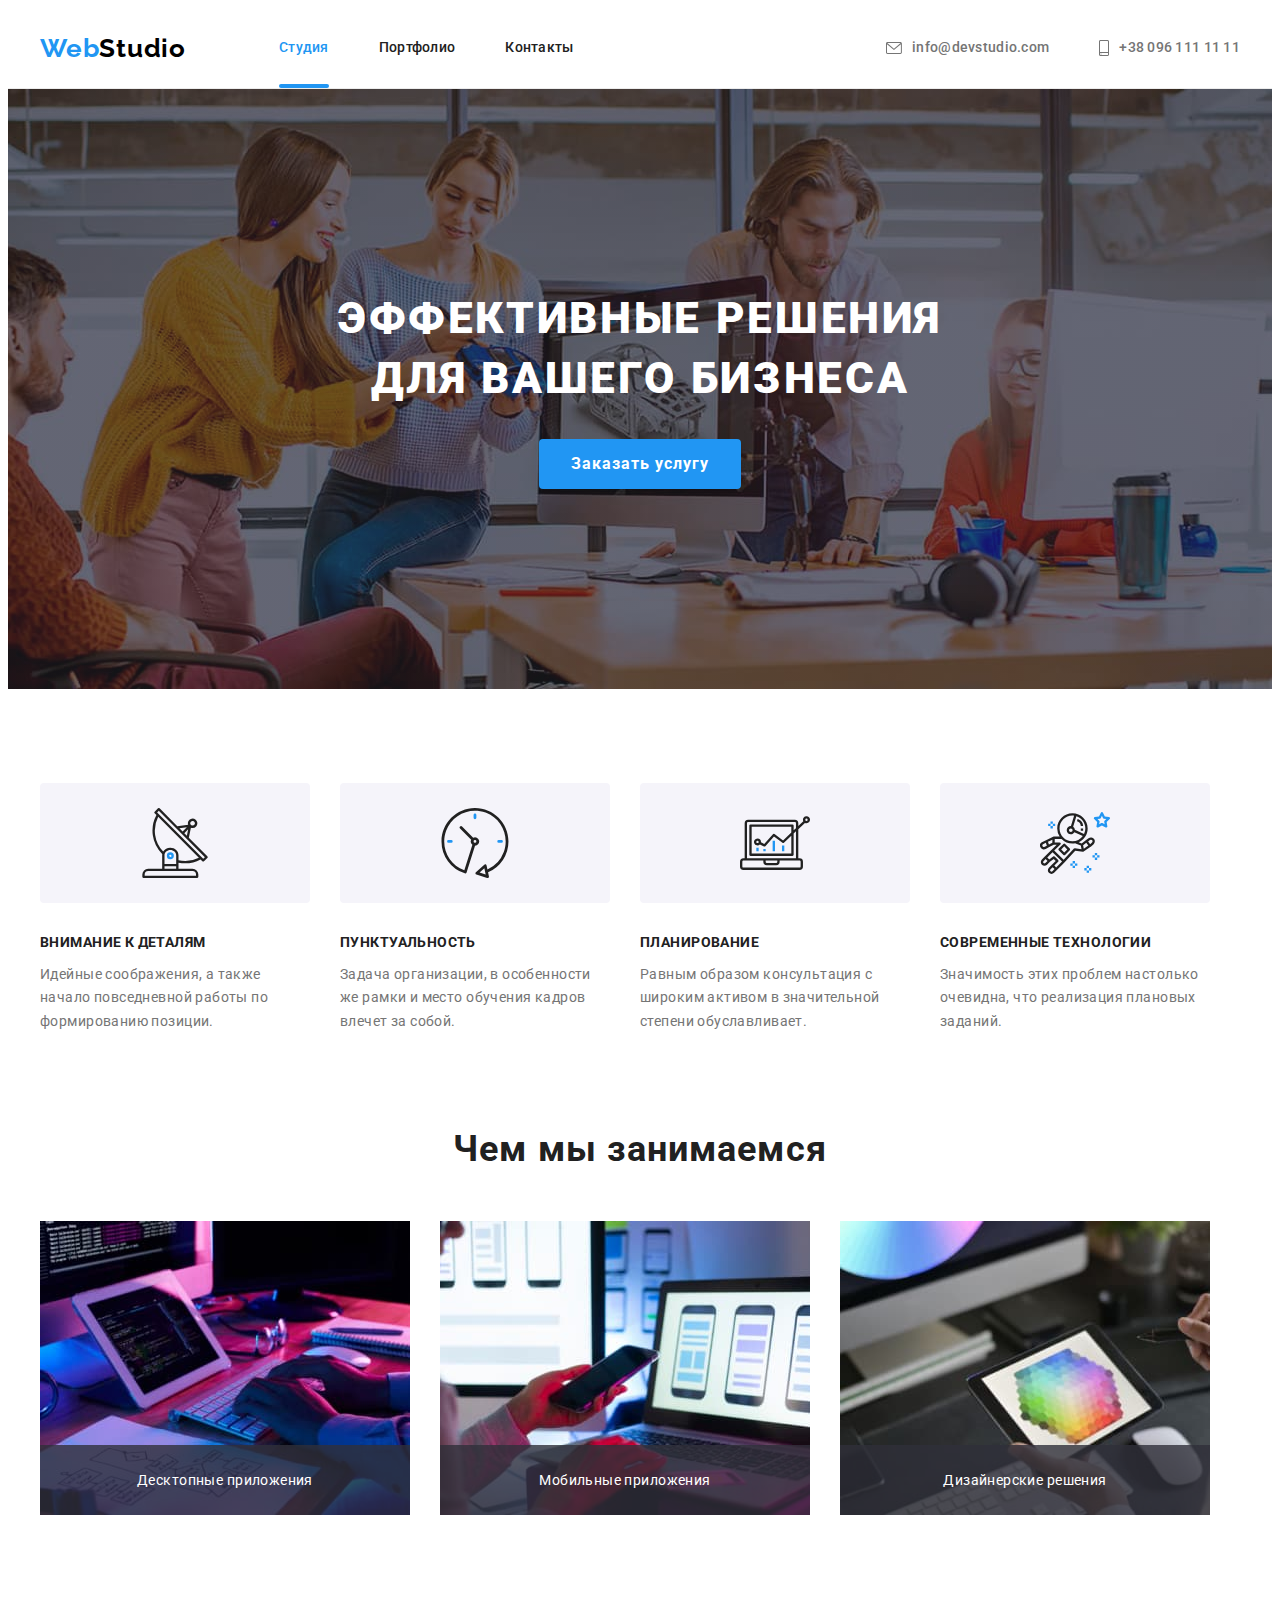
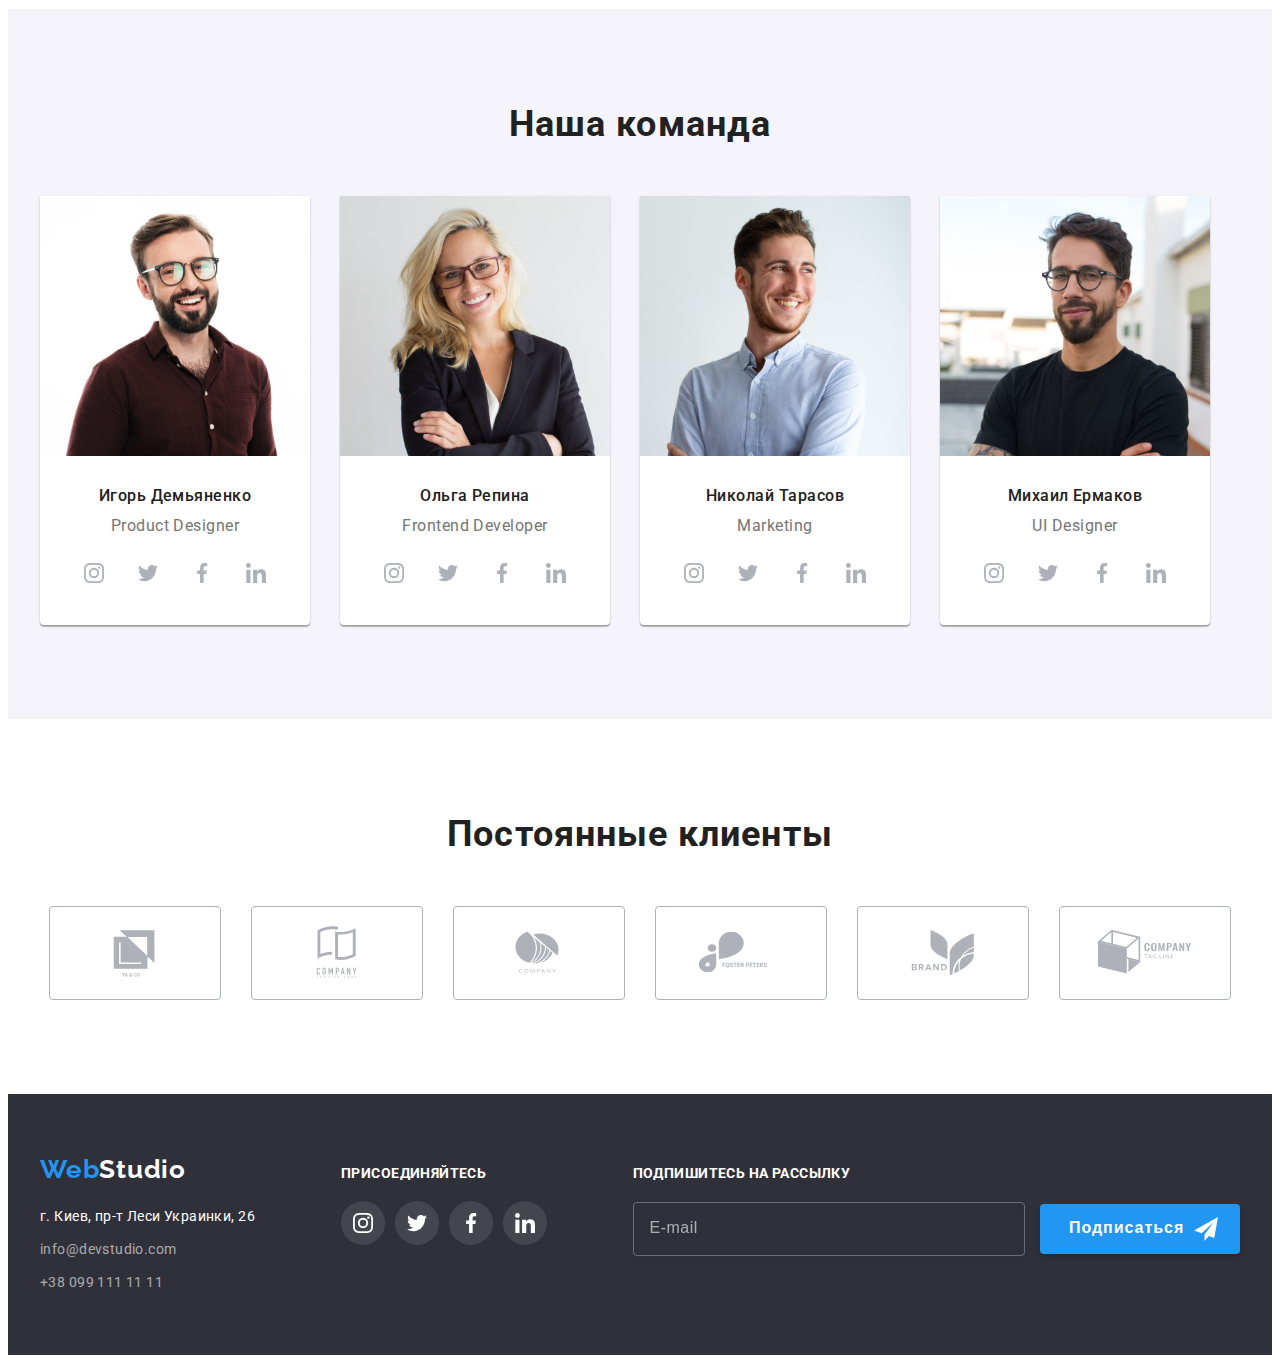
<file: index.html>
<!DOCTYPE html>
<html lang="ru">
  <head>
    <meta charset="UTF-8" />
    <meta http-equiv="X-UA-Compatible" content="IE=edge" />
    <meta name="viewport" content="width=device-width, initial-scale=1.0" />
    <title>WebStudio</title>
    <link rel="preconnect" href="https://fonts.googleapis.com" />
    <link rel="preconnect" href="https://fonts.gstatic.com" crossorigin />
    <link
      href="https://fonts.googleapis.com/css2?family=Raleway:wght@700&family=Roboto:wght@400;500;700;900&display=swap"
      rel="stylesheet"
    />
    <link
      rel="stylesheet"
      href="https://cdnjs.cloudflare.com/ajax/libs/modern-normalize/1.1.0/modern-normalize.min.css"
      integrity="sha512-wpPYUAdjBVSE4KJnH1VR1HeZfpl1ub8YT/NKx4PuQ5NmX2tKuGu6U/JRp5y+Y8XG2tV+wKQpNHVUX03MfMFn9Q=="
      crossorigin="anonymous"
      referrerpolicy="no-referrer"
    />
    <link rel="stylesheet" href="./css/main.min.css" />
  </head>
  <body data-page>
    <!-- Header section -->
    <header class="header">
      <div class="container header__main-nav">
        <a class="header__logo" href="./index.html"
          >Web<span class="header__logo-studio">Studio</span></a
        >
        <nav class="header__nav">
          <ul class="header__list">
            <li class="header__item">
              <a class="header__link header__link--active" href="./index.html">Студия</a>
            </li>
            <li class="header__item">
              <a class="header__link" href="./portfolio.html">Портфолио</a>
            </li>
            <li class="header__item">
              <a class="header__link" href="#">Контакты</a>
            </li>
          </ul>
        </nav>
        <ul class="header__contacts-list">
          <li class="header__contacts-item">
            <a class="header__contacts-mail" href="mailto:info@devstudio.com"
              ><svg class="header__contacts-icon" width="16" height="12">
                <use href="./images/icons.svg#envelope"></use></svg
              >info@devstudio.com</a
            >
          </li>
          <li class="header__contacts-item">
            <a class="header__contacts-phone" href="tel:+380961111111"
              ><svg class="header__contacts-icon" width="10" height="16">
                <use href="./images/icons.svg#smartphone"></use></svg
              >+38 096 111 11 11</a
            >
          </li>
        </ul>
      </div>
    </header>
    <!-- Main section -->
    <main>
      <!-- Hero section -->
      <section class="hero">
        <div class="container">
          <h1 class="hero__main-title">Эффективные решения для вашего бизнеса</h1>
          <button class="hero__btn" type="button" data-modal-open>Заказать услугу</button>
        </div>
      </section>
      <!-- Features section -->
      <section class="features">
        <div class="container">
          <h2 class="visually-hidden">Особенности</h2>
          <ul class="features__list">
            <li class="features__item">
              <div class="features__link link">
                <svg class="features__icon" width="70" height="70">
                  <use href="./images/icons.svg#antenna"></use>
                </svg>
              </div>
              <h3 class="features__subtitle">Внимание к деталям</h3>
              <p class="features__desc">
                Идейные соображения, а также начало повседневной работы по формированию позиции.
              </p>
            </li>
            <li class="features__item">
              <div class="features__link link">
                <svg class="features__icon" width="70" height="70">
                  <use href="./images/icons.svg#clock"></use>
                </svg>
              </div>
              <h3 class="features__subtitle">Пунктуальность</h3>
              <p class="features__desc">
                Задача организации, в особенности же рамки и место обучения кадров влечет за собой.
              </p>
            </li>
            <li class="features__item">
              <div class="features__link link">
                <svg class="features__icon" width="70" height="70">
                  <use href="./images/icons.svg#diagram"></use>
                </svg>
              </div>
              <h3 class="features__subtitle">Планирование</h3>
              <p class="features__desc">
                Равным образом консультация с широким активом в значительной степени обуславливает.
              </p>
            </li>
            <li class="features__item">
              <div class="features__link link">
                <svg class="features__icon" width="70" height="70">
                  <use href="./images/icons.svg#astronaut"></use>
                </svg>
              </div>
              <h3 class="features__subtitle">Современные технологии</h3>
              <p class="features__desc">
                Значимость этих проблем настолько очевидна, что реализация плановых заданий.
              </p>
            </li>
          </ul>
        </div>
      </section>
      <!-- About section -->
      <section class="about">
        <div class="container">
          <h2 class="about__title">Чем мы занимаемся</h2>
          <ul class="about__list">
            <li class="about__item">
              <img
                class="about__img"
                src="./images/main/img.jpg"
                alt="Программирование"
                width="370"
                height="294"
              />
              <div class="about__text">
                <p class="about__desc">Десктопные приложения</p>
              </div>
            </li>
            <li class="about__item">
              <img
                class="about__img"
                src="./images/main/box2.jpg"
                alt="Макетирование"
                width="370"
                height="294"
              />
              <div class="about__text">
                <p class="about__desc">Мобильные приложения</p>
              </div>
            </li>
            <li class="about__item">
              <img
                class="about__img"
                src="./images/main/box3.jpg"
                alt="Цветовая гамма"
                width="370"
                height="294"
              />
              <div class="about__text">
                <p class="about__desc">Дизайнерские решения</p>
              </div>
            </li>
          </ul>
        </div>
      </section>
      <!-- Team section -->
      <section class="team">
        <div class="container">
          <h2 class="team__title">Наша команда</h2>
          <ul class="team__list">
            <li class="team__item">
              <img
                class="team__img"
                src="./images/main/img4.jpg"
                alt="Игорь Демьяненко"
                width="270"
                height="260"
              />
              <div class="team__text">
                <h3 class="team__subtitle">Игорь Демьяненко</h3>
                <p class="team__desc">Product Designer</p>
                <ul class="socials list">
                  <li class="socials__item">
                    <a
                      class="socials__link link"
                      href=""
                      target="_blank"
                      rel="noopener noreferrer"
                      aria-label="instagram"
                    >
                      <svg class="socials__icon" width="20" height="20">
                        <use href="./images/icons.svg#instagram"></use>
                      </svg>
                    </a>
                  </li>
                  <li class="socials__item">
                    <a
                      class="socials__link link"
                      href=""
                      target="_blank"
                      rel="noopener noreferrer"
                      aria-label="twitter"
                    >
                      <svg class="socials__icon" width="20" height="20">
                        <use href="./images/icons.svg#twitter"></use>
                      </svg>
                    </a>
                  </li>
                  <li class="socials__item">
                    <a
                      class="socials__link link"
                      href=""
                      target="_blank"
                      rel="noopener noreferrer"
                      aria-label="facebook"
                    >
                      <svg class="socials__icon" width="20" height="20">
                        <use href="./images/icons.svg#facebook"></use>
                      </svg>
                    </a>
                  </li>
                  <li class="socials__item">
                    <a
                      class="socials__link link"
                      href=""
                      target="_blank"
                      rel="noopener noreferrer"
                      aria-label="linkedin"
                    >
                      <svg class="socials__icon" width="20" height="20">
                        <use href="./images/icons.svg#linkedin"></use>
                      </svg>
                    </a>
                  </li>
                </ul>
              </div>
            </li>
            <li class="team__item">
              <img
                class="team__img"
                src="./images/main/img1.jpg"
                alt="Ольга Репина"
                width="270"
                height="260"
              />
              <div class="team__text">
                <h3 class="team__subtitle">Ольга Репина</h3>
                <p class="team__desc">Frontend Developer</p>
                <ul class="socials list">
                  <li class="socials__item">
                    <a
                      class="socials__link link"
                      href=""
                      target="_blank"
                      rel="noopener noreferrer"
                      aria-label="instagram"
                    >
                      <svg class="socials__icon" width="20" height="20">
                        <use href="./images/icons.svg#instagram"></use>
                      </svg>
                    </a>
                  </li>
                  <li class="socials__item">
                    <a
                      class="socials__link link"
                      href=""
                      target="_blank"
                      rel="noopener noreferrer"
                      aria-label="twitter"
                    >
                      <svg class="socials__icon" width="20" height="20">
                        <use href="./images/icons.svg#twitter"></use>
                      </svg>
                    </a>
                  </li>
                  <li class="socials__item">
                    <a
                      class="socials__link link"
                      href=""
                      target="_blank"
                      rel="noopener noreferrer"
                      aria-label="facebook"
                    >
                      <svg class="socials__icon" width="20" height="20">
                        <use href="./images/icons.svg#facebook"></use>
                      </svg>
                    </a>
                  </li>
                  <li class="socials__item">
                    <a
                      class="socials__link link"
                      href=""
                      target="_blank"
                      rel="noopener noreferrer"
                      aria-label="linkedin"
                    >
                      <svg class="socials__icon" width="20" height="20">
                        <use href="./images/icons.svg#linkedin"></use>
                      </svg>
                    </a>
                  </li>
                </ul>
              </div>
            </li>
            <li class="team__item">
              <img
                class="team__img"
                src="./images/main/img2.jpg"
                alt="Николай Тарасов"
                width="270"
                height="260"
              />
              <div class="team__text">
                <h3 class="team__subtitle">Николай Тарасов</h3>
                <p class="team__desc">Marketing</p>
                <ul class="socials list">
                  <li class="socials__item">
                    <a
                      class="socials__link link"
                      href=""
                      target="_blank"
                      rel="noopener noreferrer"
                      aria-label="instagram"
                    >
                      <svg class="socials__icon" width="20" height="20">
                        <use href="./images/icons.svg#instagram"></use>
                      </svg>
                    </a>
                  </li>
                  <li class="socials__item">
                    <a
                      class="socials__link link"
                      href=""
                      target="_blank"
                      rel="noopener noreferrer"
                      aria-label="twitter"
                    >
                      <svg class="socials__icon" width="20" height="20">
                        <use href="./images/icons.svg#twitter"></use>
                      </svg>
                    </a>
                  </li>
                  <li class="socials__item">
                    <a
                      class="socials__link link"
                      href=""
                      target="_blank"
                      rel="noopener noreferrer"
                      aria-label="facebook"
                    >
                      <svg class="socials__icon" width="20" height="20">
                        <use href="./images/icons.svg#facebook"></use>
                      </svg>
                    </a>
                  </li>
                  <li class="socials__item">
                    <a
                      class="socials__link link"
                      href=""
                      target="_blank"
                      rel="noopener noreferrer"
                      aria-label="linkedin"
                    >
                      <svg class="socials__icon" width="20" height="20">
                        <use href="./images/icons.svg#linkedin"></use>
                      </svg>
                    </a>
                  </li>
                </ul>
              </div>
            </li>
            <li class="team__item">
              <img
                class="team__img"
                src="./images/main/img3.jpg"
                alt="Михаил Ермаков"
                width="270"
                height="260"
              />
              <div class="team__text">
                <h3 class="team__subtitle">Михаил Ермаков</h3>
                <p class="team__desc">UI Designer</p>
                <ul class="socials list">
                  <li class="socials__item">
                    <a
                      class="socials__link link"
                      href=""
                      target="_blank"
                      rel="noopener noreferrer"
                      aria-label="instagram"
                    >
                      <svg class="socials__icon" width="20" height="20">
                        <use href="./images/icons.svg#instagram"></use>
                      </svg>
                    </a>
                  </li>
                  <li class="socials__item">
                    <a
                      class="socials__link link"
                      href=""
                      target="_blank"
                      rel="noopener noreferrer"
                      aria-label="twitter"
                    >
                      <svg class="socials__icon" width="20" height="20">
                        <use href="./images/icons.svg#twitter"></use>
                      </svg>
                    </a>
                  </li>
                  <li class="socials__item">
                    <a
                      class="socials__link link"
                      href=""
                      target="_blank"
                      rel="noopener noreferrer"
                      aria-label="facebook"
                    >
                      <svg class="socials__icon" width="20" height="20">
                        <use href="./images/icons.svg#facebook"></use>
                      </svg>
                    </a>
                  </li>
                  <li class="socials__item">
                    <a
                      class="socials__link link"
                      href=""
                      target="_blank"
                      rel="noopener noreferrer"
                      aria-label="linkedin"
                    >
                      <svg class="socials__icon" width="20" height="20">
                        <use href="./images/icons.svg#linkedin"></use>
                      </svg>
                    </a>
                  </li>
                </ul>
              </div>
            </li>
          </ul>
        </div>
      </section>
      <!-- Clients section -->
      <section class="clients">
        <div class="container">
          <h2 class="clients__title">Постоянные клиенты</h2>
          <ul class="clients__list list">
            <li class="clients__item">
              <a
                class="clients__link link"
                href=""
                target="_blank"
                rel="noopener noreferrer"
                aria-label="Logo1"
              >
                <svg class="clients__icon" width="106" height="60">
                  <use href="./images/icons.svg#Logo1"></use>
                </svg>
              </a>
            </li>
            <li class="clients__item">
              <a
                class="clients__link link"
                href=""
                target="_blank"
                rel="noopener noreferrer"
                aria-label="Logo2"
              >
                <svg class="clients__icon" width="106" height="60">
                  <use href="./images/icons.svg#Logo2"></use>
                </svg>
              </a>
            </li>
            <li class="clients__item">
              <a
                class="clients__link link"
                href=""
                target="_blank"
                rel="noopener noreferrer"
                aria-label="Logo3"
              >
                <svg class="clients__icon" width="106" height="60">
                  <use href="./images/icons.svg#Logo3"></use>
                </svg>
              </a>
            </li>
            <li class="clients__item">
              <a
                class="clients__link link"
                href=""
                target="_blank"
                rel="noopener noreferrer"
                aria-label="Logo4"
              >
                <svg class="clients__icon" width="106" height="60">
                  <use href="./images/icons.svg#Logo4"></use>
                </svg>
              </a>
            </li>
            <li class="clients__item">
              <a
                class="clients__link link"
                href=""
                target="_blank"
                rel="noopener noreferrer"
                aria-label="Logo5"
              >
                <svg class="clients__icon" width="106" height="60">
                  <use href="./images/icons.svg#Logo5"></use>
                </svg>
              </a>
            </li>
            <li class="clients__item">
              <a
                class="clients__link link"
                href=""
                target="_blank"
                rel="noopener noreferrer"
                aria-label="Logo6"
              >
                <svg class="clients__icon" width="106" height="60">
                  <use href="./images/icons.svg#Logo6"></use>
                </svg>
              </a>
            </li>
          </ul>
        </div>
      </section>
    </main>
    <!-- Footer section -->
    <footer class="footer">
      <div class="footer__container container">
        <div class="address__container">
          <a class="footer__logo" href="./index.html"
            >Web<span class="footer__logo-studio">Studio</span></a
          >
          <address class="footer__address">
            <ul class="footer__list">
              <li class="footer__item">
                <a
                  class="footer__map"
                  href="https://goo.gl/maps/7ycRSMkdSKVbWAqV6"
                  target="_blank"
                  rel="noopener noreferrer"
                  >г. Киев, пр-т Леси Украинки, 26
                </a>
              </li>
              <li class="footer__item">
                <a class="footer__mail" href="mailto:info@devstudio.com">info@devstudio.com</a>
              </li>
              <li class="footer__item">
                <a class="footer__phone" href="tel:+380991111111">+38 099 111 11 11</a>
              </li>
            </ul>
          </address>
        </div>
        <div class="footer__socials-container">
          <p class="footer__title">присоединяйтесь</p>
          <ul class="footer__socials list">
            <li class="footer__item">
              <a
                class="footer__link link"
                href=""
                target="_blank"
                rel="noopener noreferrer"
                aria-label="instagram"
              >
                <svg class="footer__icon" width="20" height="20">
                  <use href="./images/icons.svg#instagram"></use>
                </svg>
              </a>
            </li>
            <li class="footer__item">
              <a
                class="footer__link link"
                href=""
                target="_blank"
                rel="noopener noreferrer"
                aria-label="twitter"
              >
                <svg class="footer__icon" width="20" height="20">
                  <use href="./images/icons.svg#twitter"></use>
                </svg>
              </a>
            </li>
            <li class="footer__item">
              <a
                class="footer__link link"
                href=""
                target="_blank"
                rel="noopener noreferrer"
                aria-label="facebook"
              >
                <svg class="footer__icon" width="20" height="20">
                  <use href="./images/icons.svg#facebook"></use>
                </svg>
              </a>
            </li>
            <li class="footer__item">
              <a
                class="footer__link link"
                href=""
                target="_blank"
                rel="noopener noreferrer"
                aria-label="linkedin"
              >
                <svg class="footer__icon" width="20" height="20">
                  <use href="./images/icons.svg#linkedin"></use>
                </svg>
              </a>
            </li>
          </ul>
        </div>

        <!-- footer form -->
        <form class="footer__form" name="footer-form " autocomplete="off">
          <p class="footer__form-title">Подпишитесь на рассылку</p>
          <label class="footer__form-label">
            <input
              class="footer__form-input"
              type="email"
              name="user-email"
              required
              placeholder="E-mail"
            />
          </label>
          <button class="footer__btn" type="submit">
            Подписаться<svg class="footer__btn-icon" width="24" height="24">
              <use href="./images/icons.svg#airplane"></use>
            </svg>
          </button>
        </form>
      </div>
    </footer>
    <!-- Modal window -->
    <div class="backdrop is-hidden" data-modal>
      <div class="modal">
        <button class="modal__btn" data-modal-close>
          <svg class="modal__btn-icon" width="11" height="11">
            <use href="./images/icons.svg#icon-close"></use>
          </svg>
        </button>
        <form class="modal-form" name="modal-form " autocomplete="off">
          <strong class="modal-form__title">Оставьте свои данные, мы вам перезвоним </strong>

          <div class="modal__group" role="group">
            <label class="modal__form-group">
              <span class="modal__form-label">Имя</span>
              <input class="modal__form-input" type="text" name="user-name" required />
              <svg class="form__icon" width="18" height="18">
                <use href="./images/icons.svg#name"></use>
              </svg>
            </label>

            <label class="modal__form-group">
              <span class="modal__form-label">Телефон</span>
              <input class="modal__form-input" type="tel" name="user-phone" required />
              <svg class="form__icon" width="18" height="18">
                <use href="./images/icons.svg#phone"></use>
              </svg>
            </label>

            <label class="modal__form-group">
              <span class="modal__form-label">Почта</span>
              <input class="modal__form-input" type="email" name="user-email" required />
              <svg class="form__icon" width="18" height="18">
                <use href="./images/icons.svg#email"></use>
              </svg>
            </label>

            <label class="modal__form-group">
              <span class="modal__form-label">Комментарий</span>
              <textarea
                class="modal__form-textarea"
                name="user-comments"
                rows="10"
                placeholder="Введите текст"
              ></textarea>
            </label>
          </div>

          <label class="modal__checkbox">
            <input
              class="modal__checkbox-input visually-hidden"
              type="checkbox"
              name="user-treaty"
              value="Terms-of-an-agreement"
              required
            />
            <svg class="modal__checkbox-icon" width="16" height="15">
              <use class="modal__checkbox-icon--check" href="./images/icons.svg#check"></use>
              <use class="modal__checkbox-icon--uncheck" href="./images/icons.svg#uncheck"></use>
            </svg>

            <span class="modal__checkbox-label"
              >Соглашаюсь с рассылкой и принимаю
              <a class="modal__checkbox-treaty" href="">Условия договора</a></span
            >
          </label>

          <button class="checkbox__btn" type="submit">Отправить</button>
        </form>
      </div>
    </div>
    <script src="./js/modal.js"></script>
  </body>
</html>
</file>
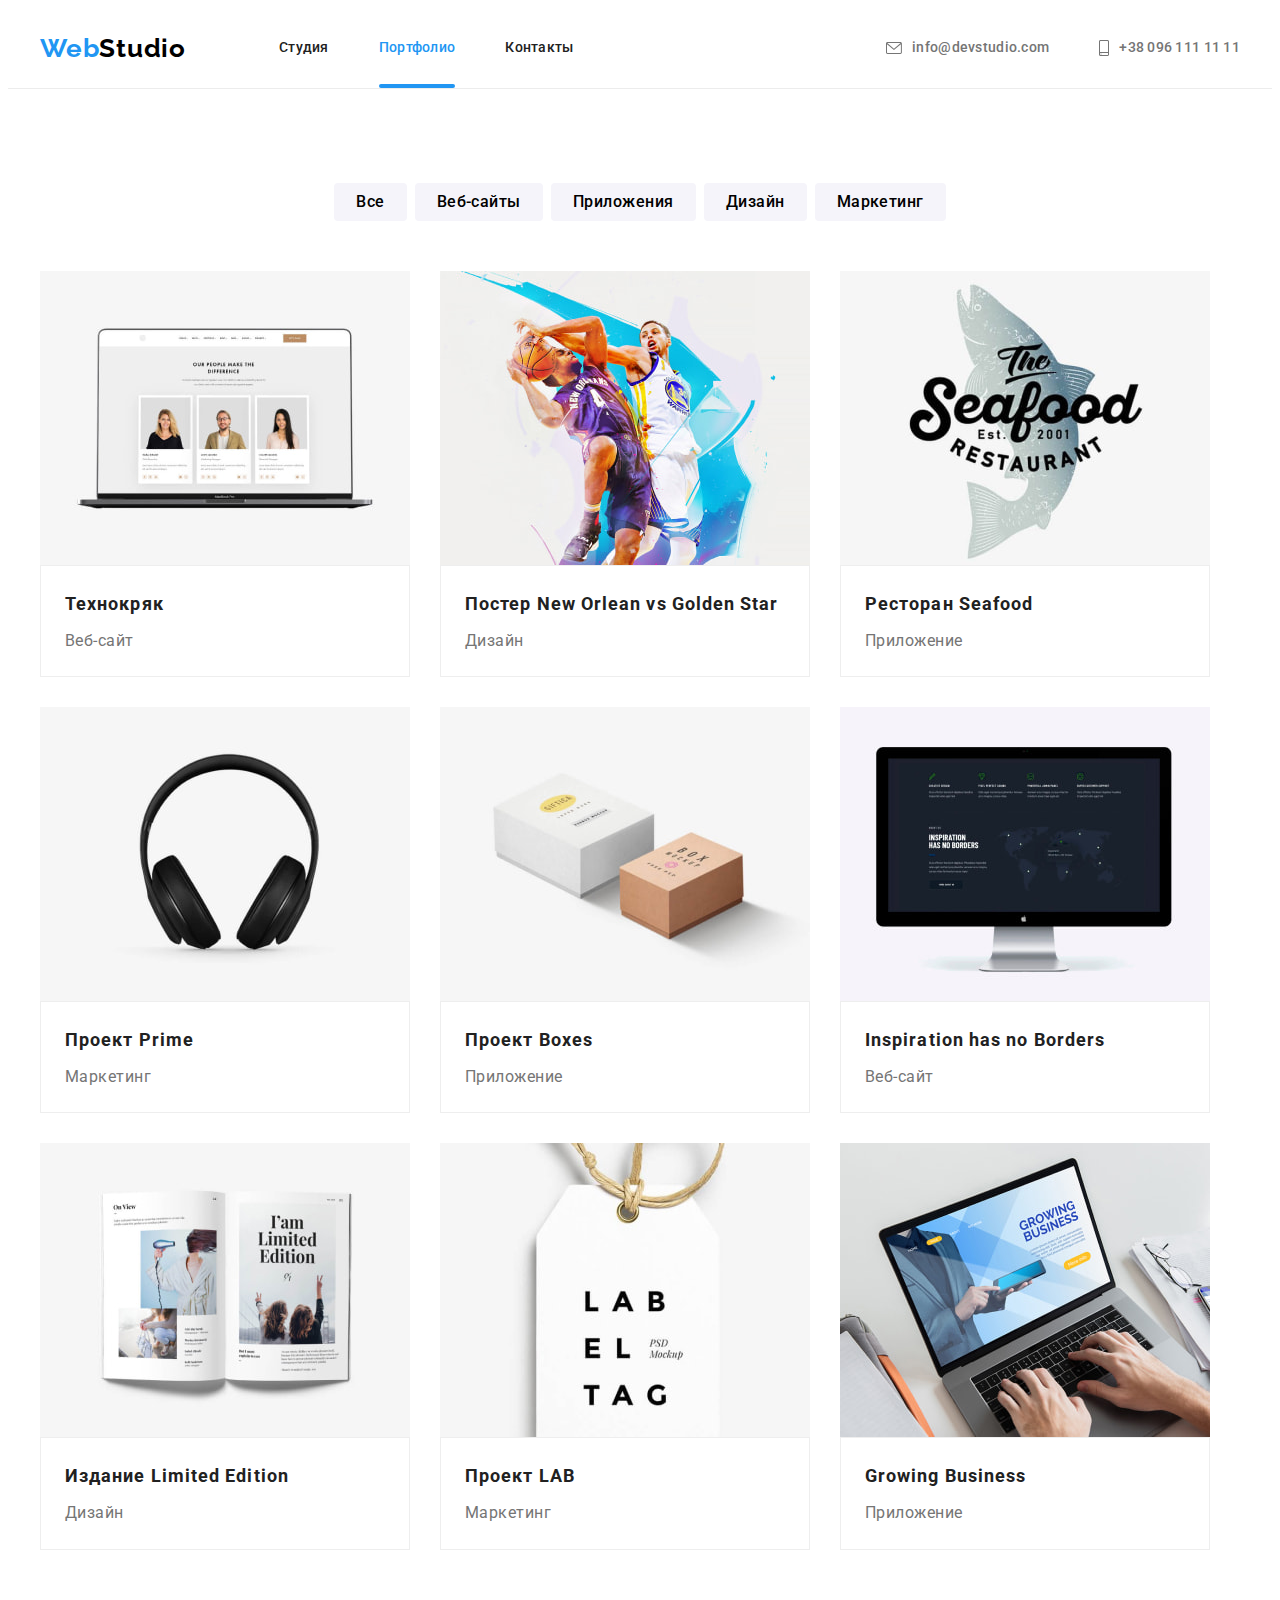
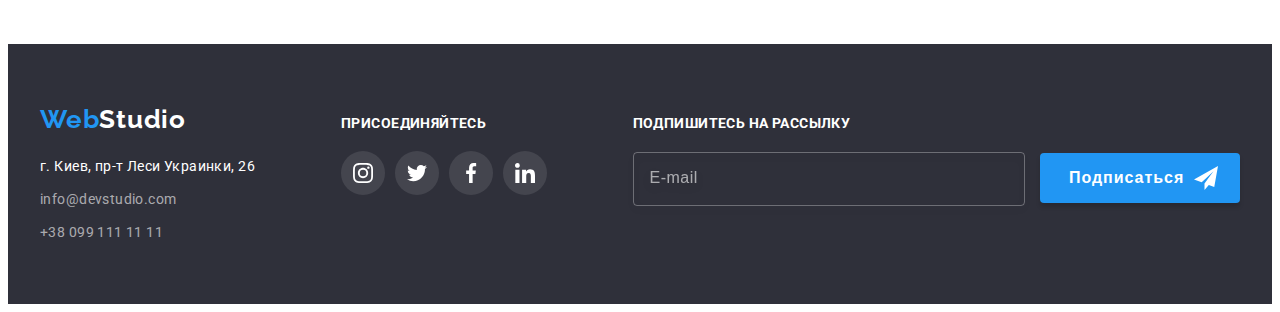
<file: portfolio.html>
<!DOCTYPE html>
<html lang="ru">
  <head>
    <meta charset="UTF-8" />
    <meta http-equiv="X-UA-Compatible" content="IE=edge" />
    <meta name="viewport" content="width=device-width, initial-scale=1.0" />
    <title>WebStudio</title>
    <link rel="preconnect" href="https://fonts.googleapis.com" />
    <link rel="preconnect" href="https://fonts.gstatic.com" crossorigin />
    <link
      href="https://fonts.googleapis.com/css2?family=Raleway:wght@700&family=Roboto:wght@400;500;700;900&display=swap"
      rel="stylesheet"
    />
    <link
      rel="stylesheet"
      href="https://cdnjs.cloudflare.com/ajax/libs/modern-normalize/1.1.0/modern-normalize.min.css"
      integrity="sha512-wpPYUAdjBVSE4KJnH1VR1HeZfpl1ub8YT/NKx4PuQ5NmX2tKuGu6U/JRp5y+Y8XG2tV+wKQpNHVUX03MfMFn9Q=="
      crossorigin="anonymous"
      referrerpolicy="no-referrer"
    />
    <link rel="stylesheet" href="./css/main.min.css" />
  </head>
  <body>
    <!-- Header section -->
    <header class="header">
      <div class="container header__main-nav">
        <a class="header__logo" href="./index.html"
          >Web<span class="header__logo-studio">Studio</span></a
        >
        <nav class="header__nav">
          <ul class="header__list">
            <li class="header__item">
              <a class="header__link" href="./index.html">Студия</a>
            </li>
            <li class="header__item">
              <a class="header__link header__link--active" href="./portfolio.html">Портфолио</a>
            </li>
            <li class="header__item">
              <a class="header__link" href="#">Контакты</a>
            </li>
          </ul>
        </nav>
        <ul class="header__contacts-list">
          <li class="header__contacts-item">
            <a class="header__contacts-mail" href="mailto:info@devstudio.com"
              ><svg class="header__contacts-icon" width="16" height="12">
                <use href="./images/icons.svg#envelope"></use></svg
              >info@devstudio.com</a
            >
          </li>
          <li class="header__contacts-item">
            <a class="header__contacts-phone" href="tel:+380961111111"
              ><svg class="header__contacts-icon" width="10" height="16">
                <use href="./images/icons.svg#smartphone"></use></svg
              >+38 096 111 11 11</a
            >
          </li>
        </ul>
      </div>
    </header>
    <!-- Portfolio section -->
    <main class="main-portfolio">
      <h1 class="visually-hidden">Портфолио</h1>
      <!-- Filters section -->
      <section class="filter">
        <div class="container">
          <ul class="filter__list">
            <li>
              <button class="filter__btn" type="button">Все</button>
            </li>
            <li>
              <button class="filter__btn" type="button">Веб-сайты</button>
            </li>
            <li>
              <button class="filter__btn" type="button">Приложения</button>
            </li>
            <li>
              <button class="filter__btn" type="button">Дизайн</button>
            </li>
            <li>
              <button class="filter__btn" type="button">Маркетинг</button>
            </li>
          </ul>

          <!-- Project section -->

          <ul class="project__list">
            <li class="project__item">
              <a class="project__link link" href="">
                <div class="project__overlay">
                  <img
                    class="project__img"
                    src="./images/main/project1.jpg"
                    alt="Ноутбук"
                    width="370"
                    height="294"
                  />
                  <div class="overlay">
                    <p class="overlay__text">
                      Ресурс предлагает комплексные предложения с разным уровнем функционала и
                      сервисов. Все это позволит посетителю получить исчерпывающие сведения
                      о&nbsp;компании или частном лице.
                    </p>
                  </div>
                </div>
                <div class="project__text">
                  <h2 class="project__subtitle">Технокряк</h2>
                  <p class="project__desc">Веб-сайт</p>
                </div>
              </a>
            </li>
            <li class="project__item">
              <a class="project__link link" href="">
                <div class="project__overlay">
                  <img
                    class="project__img"
                    src="./images/main/project2.jpg"
                    alt="Постер"
                    width="370"
                    height="294"
                  />
                  <div class="overlay">
                    <p class="overlay__text">
                      Ресурс предлагает комплексные предложения с разным уровнем функционала и
                      сервисов. Все это позволит посетителю получить исчерпывающие сведения
                      о&nbsp;компании или частном лице.
                    </p>
                  </div>
                </div>
                <div class="project__text">
                  <h2 class="project__subtitle">Постер New Orlean vs Golden Star</h2>
                  <p class="project__desc">Дизайн</p>
                </div>
              </a>
            </li>
            <li class="project__item">
              <a class="project__link link" href="">
                <div class="project__overlay">
                  <img
                    class="project__img"
                    src="./images/main/project3.jpg"
                    alt="Рыба"
                    width="370"
                    height="294"
                  />
                  <div class="overlay">
                    <p class="overlay__text">
                      Ресурс предлагает комплексные предложения с разным уровнем функционала и
                      сервисов. Все это позволит посетителю получить исчерпывающие сведения
                      о&nbsp;компании или частном лице.
                    </p>
                  </div>
                </div>
                <div class="project__text">
                  <h2 class="project__subtitle">Ресторан Seafood</h2>
                  <p class="project__desc">Приложение</p>
                </div>
              </a>
            </li>
            <li class="project__item">
              <a class="project__link link" href="">
                <div class="project__overlay">
                  <img
                    class="project__img"
                    src="./images/main/project4.jpg"
                    alt="Наушники"
                    width="370"
                    height="294"
                  />
                  <div class="overlay">
                    <p class="overlay__text">
                      Ресурс предлагает комплексные предложения с разным уровнем функционала и
                      сервисов. Все это позволит посетителю получить исчерпывающие сведения
                      о&nbsp;компании или частном лице.
                    </p>
                  </div>
                </div>
                <div class="project__text">
                  <h2 class="project__subtitle">Проект Prime</h2>
                  <p class="project__desc">Маркетинг</p>
                </div>
              </a>
            </li>
            <li class="project__item">
              <a class="project__link link" href="">
                <div class="project__overlay">
                  <img
                    class="project__img"
                    src="./images/main/project5.jpg"
                    alt="Коробки"
                    width="370"
                    height="294"
                  />
                  <div class="overlay">
                    <p class="overlay__text">
                      Ресурс предлагает комплексные предложения с разным уровнем функционала и
                      сервисов. Все это позволит посетителю получить исчерпывающие сведения
                      о&nbsp;компании или частном лице.
                    </p>
                  </div>
                </div>
                <div class="project__text">
                  <h2 class="project__subtitle">Проект Boxes</h2>
                  <p class="project__desc">Приложение</p>
                </div>
              </a>
            </li>
            <li class="project__item">
              <a class="project__link link" href="">
                <div class="project__overlay">
                  <img
                    class="project__img"
                    src="./images/main/project6.jpg"
                    alt="Монитор"
                    width="370"
                    height="294"
                  />
                  <div class="overlay">
                    <p class="overlay__text">
                      Ресурс предлагает комплексные предложения с разным уровнем функционала и
                      сервисов. Все это позволит посетителю получить исчерпывающие сведения
                      о&nbsp;компании или частном лице.
                    </p>
                  </div>
                </div>
                <div class="project__text">
                  <h2 class="project__subtitle">Inspiration has no Borders</h2>
                  <p class="project__desc">Веб-сайт</p>
                </div>
              </a>
            </li>
            <li class="project__item">
              <a class="project__link link" href="">
                <div class="project__overlay">
                  <img
                    class="project__img"
                    src="./images/main/project7.jpg"
                    alt="Книга"
                    width="370"
                    height="294"
                  />
                  <div class="overlay">
                    <p class="overlay__text">
                      Ресурс предлагает комплексные предложения с разным уровнем функционала и
                      сервисов. Все это позволит посетителю получить исчерпывающие сведения
                      о&nbsp;компании или частном лице.
                    </p>
                  </div>
                </div>
                <div class="project__text">
                  <h2 class="project__subtitle">Издание Limited Edition</h2>
                  <p class="project__desc">Дизайн</p>
                </div>
              </a>
            </li>
            <li class="project__item">
              <a class="project__link link" href="">
                <div class="project__overlay">
                  <img
                    class="project__img"
                    src="./images/main/project8.jpg"
                    alt="Лейба"
                    width="370"
                    height="294"
                  />
                  <div class="overlay">
                    <p class="overlay__text">
                      Ресурс предлагает комплексные предложения с разным уровнем функционала и
                      сервисов. Все это позволит посетителю получить исчерпывающие сведения
                      о&nbsp;компании или частном лице.
                    </p>
                  </div>
                </div>
                <div class="project__text">
                  <h2 class="project__subtitle">Проект LAB</h2>
                  <p class="project__desc">Маркетинг</p>
                </div>
              </a>
            </li>
            <li class="project__item">
              <a class="project__link link" href="">
                <div class="project__overlay">
                  <img
                    class="project__img"
                    src="./images/main/project9.jpg"
                    alt="Ноутбук на рабочем столе"
                    width="370"
                    height="294"
                  />
                  <div class="overlay">
                    <p class="overlay__text">
                      Ресурс предлагает комплексные предложения с разным уровнем функционала и
                      сервисов. Все это позволит посетителю получить исчерпывающие сведения
                      о&nbsp;компании или частном лице.
                    </p>
                  </div>
                </div>
                <div class="project__text">
                  <h2 class="project__subtitle">Growing Business</h2>
                  <p class="project__desc">Приложение</p>
                </div>
              </a>
            </li>
          </ul>
        </div>
      </section>
    </main>
    <!-- Footer section -->
    <footer class="footer">
      <div class="footer__container container">
        <div class="address__container">
          <a class="footer__logo" href="./index.html"
            >Web<span class="footer__logo-studio">Studio</span></a
          >
          <address class="footer__address">
            <ul class="footer__list">
              <li class="footer__item">
                <a
                  class="footer__map"
                  href="https://goo.gl/maps/7ycRSMkdSKVbWAqV6"
                  target="_blank"
                  rel="noopener noreferrer"
                  >г. Киев, пр-т Леси Украинки, 26
                </a>
              </li>
              <li class="footer__item">
                <a class="footer__mail" href="mailto:info@devstudio.com">info@devstudio.com</a>
              </li>
              <li class="footer__item">
                <a class="footer__phone" href="tel:+380991111111">+38 099 111 11 11</a>
              </li>
            </ul>
          </address>
        </div>
        <div class="footer__socials-container">
          <p class="footer__title">присоединяйтесь</p>
          <ul class="footer__socials list">
            <li class="footer__item">
              <a
                class="footer__link link"
                href=""
                target="_blank"
                rel="noopener noreferrer"
                aria-label="instagram"
              >
                <svg class="footer__icon" width="20" height="20">
                  <use href="./images/icons.svg#instagram"></use>
                </svg>
              </a>
            </li>
            <li class="footer__item">
              <a
                class="footer__link link"
                href=""
                target="_blank"
                rel="noopener noreferrer"
                aria-label="twitter"
              >
                <svg class="footer__icon" width="20" height="20">
                  <use href="./images/icons.svg#twitter"></use>
                </svg>
              </a>
            </li>
            <li class="footer__item">
              <a
                class="footer__link link"
                href=""
                target="_blank"
                rel="noopener noreferrer"
                aria-label="facebook"
              >
                <svg class="footer__icon" width="20" height="20">
                  <use href="./images/icons.svg#facebook"></use>
                </svg>
              </a>
            </li>
            <li class="footer__item">
              <a
                class="footer__link link"
                href=""
                target="_blank"
                rel="noopener noreferrer"
                aria-label="linkedin"
              >
                <svg class="footer__icon" width="20" height="20">
                  <use href="./images/icons.svg#linkedin"></use>
                </svg>
              </a>
            </li>
          </ul>
        </div>

        <!-- footer form -->
        <form class="footer__form" name="footer-form " autocomplete="off">
          <p class="footer__form-title">Подпишитесь на рассылку</p>
          <label class="footer__form-label">
            <input
              class="footer__form-input"
              type="email"
              name="user-email"
              required
              placeholder="E-mail"
            />
          </label>
          <button class="footer__btn" type="submit">
            Подписаться<svg class="footer__btn-icon" width="24" height="24">
              <use href="./images/icons.svg#airplane"></use>
            </svg>
          </button>
        </form>
      </div>
    </footer>
  </body>
</html>
</file>
<file: css/main.min.css>
:root{--main-font: "Roboto", sans-serif;--secondary-font: "Raleway", sans-serif;--header-line-cl: #ececec;--main-txt-cl: #212121;--header-contacts-txt-cl: #757575;--header-hover-focus-cl: #2196f3;--header-logo-txt-cl: #2196f3;--header-logo-studio-txt-cl: black;--header-bg-cl: #ffffff;--hero-txt-cl: #ffffff;--hero-btn-txt-cl: #ffffff;--hero-btn-bg-cl: #2196f3;--hero-hover-focus-btn-bg-cl: #188ce8;--hero-bg-cl: #2f303a;--features-txt-cl: #757575;--features-link-bg-cl: #f5f4fa;--team-txt-cl: #757575;--team-item-bg-cl: #ffffff;--team-bg-cl: #f5f4fa;--socials-icon-cl: #ffffff;--socials-link-cl: #afb1b8;--socials-link-bg-cl: #2196f3;--clients-link-cl: #afb1b8;--clients-link-bg-cl: #2196f3;--footer-logo-txt-cl: #2196f3;--footer-logo-studio-txt-cl: #ffffff;--footer-map-txt-cl: #ffffff;--footer-mail-phone-txt-cl: rgba(255, 255, 255, 0.6);--footer-link-hover-focus: #2196f3;--footer-link-txt-cl: #ffffff;--footer-txt-cl: #ffffff;--footer-bg-cl: #2f303a;--portfolio-btn-bg-cl: #f5f4fa;--portfolio-btn-txt-hover-focus-cl: #ffffff;--portfolio-btn-bg-hover-focus-cl: #2196f3;--project-subtitle-txt-cl: #212121;--project-txt-cl: #757575;--project-tet-border: #eeeeee;--animation: 250ms cubic-bezier(0.4, 0, 0.2, 1);--modal-txt-cl: #757575;--modal-link-txt-cl: #2196f3;--modal-btn-bg-cl: #2196f3;--modal-btn-txt-cl: #ffffff;--modal-imput-cl: #2196f3;--modal-btn-bg-hover-cl: #188ce8}.visually-hidden{position:absolute;width:1px;height:1px;margin:-1px;border:0;padding:0;white-space:nowrap;-webkit-clip-path:inset(100%);clip-path:inset(100%);clip:rect(0 0 0 0);overflow:hidden}body{font-family:var(--main-font);color:var(--main-txt-cl);background-color:var(--header-bg-cl);font-size:14px;letter-spacing:.03em}.no-scroll{overflow:hidden}h1,h2,h3,h4,h5,h6,p{margin:0}ul{list-style:none;padding:0;margin:0}img{display:block;max-width:100%;height:auto}.list{list-style:none;padding-left:0;margin:0}.link{text-decoration:none;color:inherit}address{font-style:normal}section{padding-top:94px;padding-bottom:94px}.container{width:1200px;margin:0 auto;padding:0 15px}.socials{margin-top:16px;display:-webkit-box;display:-ms-flexbox;display:flex;-webkit-box-pack:center;-ms-flex-pack:center;justify-content:center;gap:10px}.socials__icon{fill:currentColor}.socials__link{display:-webkit-box;display:-ms-flexbox;display:flex;-webkit-box-align:center;-ms-flex-align:center;align-items:center;-webkit-box-pack:center;-ms-flex-pack:center;justify-content:center;width:44px;height:44px;color:var(--socials-link-cl);border-radius:50%;-webkit-transition:background-color var(--animation),color var(--animation);transition:background-color var(--animation),color var(--animation)}.socials__link:hover,.socials__link:focus{background-color:var(--socials-link-bg-cl);color:var(--socials-icon-cl)}.backdrop{position:fixed;top:0;left:0;width:100%;height:100%;background-color:rgba(0,0,0,.2);-webkit-transition:opacity var(--animation),visibility var(--animation);transition:opacity var(--animation),visibility var(--animation)}.backdrop.is-hidden{opacity:0;visibility:hidden;pointer-events:none}.modal{position:absolute;top:50%;left:50%;-webkit-transform:translate(-50%, -50%);transform:translate(-50%, -50%);padding:40px;width:528px;height:581px;background-color:#fff;-webkit-box-shadow:0px 1px 3px rgba(0,0,0,.12),0px 1px 1px rgba(0,0,0,.14),0px 2px 1px rgba(0,0,0,.2);box-shadow:0px 1px 3px rgba(0,0,0,.12),0px 1px 1px rgba(0,0,0,.14),0px 2px 1px rgba(0,0,0,.2);border-radius:4px}.modal__btn{position:absolute;top:8px;right:8px;width:30px;height:30px;display:-webkit-box;display:-ms-flexbox;display:flex;-webkit-box-align:center;-ms-flex-align:center;align-items:center;-webkit-box-pack:center;-ms-flex-pack:center;justify-content:center;border-radius:50%;border:1px solid rgba(0,0,0,.1);background-color:rgba(0,0,0,0);cursor:pointer;-webkit-transition:fill var(--animation);transition:fill var(--animation)}.modal__btn:hover,.modal__btn:focus{fill:var(--modal-imput-cl)}.modal-form{display:-webkit-box;display:-ms-flexbox;display:flex;-webkit-box-orient:vertical;-webkit-box-direction:normal;-ms-flex-direction:column;flex-direction:column}.modal-form__title{display:block;margin-bottom:12px;font-weight:700;font-size:20px;line-height:1.15;text-align:center;letter-spacing:.03em}.modal__group{display:-webkit-box;display:-ms-flexbox;display:flex;-webkit-box-orient:vertical;-webkit-box-direction:normal;-ms-flex-direction:column;flex-direction:column}.modal__form-group{position:relative;display:block;margin-bottom:10px}.modal__form-group:last-child{margin-bottom:0}.modal__form-label{display:block;margin-bottom:4px;font-weight:400;font-size:12px;line-height:1.16;letter-spacing:.01em;color:var(--modal-txt-cl)}.modal__form-input{width:100%;height:40px;padding-left:42px;outline:none;border:1px solid rgba(33,33,33,.2);border-radius:4px;-webkit-transition:border var(--animation);transition:border var(--animation)}.modal__form-input:hover,.modal__form-input:focus{outline:none;border:1px solid var(--modal-imput-cl)}.modal__form-input:hover+.form__icon,.modal__form-input:focus+.form__icon{fill:var(--modal-imput-cl)}.form__icon{position:absolute;bottom:11px;left:12px;-webkit-transition:fill var(--animation);transition:fill var(--animation)}.modal__form-textarea{resize:none;width:100%;height:120px;padding:12px 16px;border:1px solid rgba(33,33,33,.2);border-radius:4px}.modal__form-textarea:hover,.modal__form-textarea:focus{outline:none;border:1px solid var(--modal-imput-cl)}.modal__checkbox{margin-top:20px;margin-left:auto;margin-right:auto}.modal__checkbox-icon{-webkit-transform:translate(0, 15%);transform:translate(0, 15%)}.modal__checkbox-icon--check{opacity:0;-webkit-transition:opacity var(--animation);transition:opacity var(--animation);outline:none}.modal__checkbox-input:checked+.modal__checkbox-icon .modal__checkbox-icon--check{opacity:1;outline:none}.modal__checkbox-icon--uncheck{-webkit-transition:opacity var(--animation);transition:opacity var(--animation);outline:none}.modal__checkbox-input:checked+.modal__checkbox-icon .modal__checkbox-icon--uncheck{opacity:0;outline:none}.modal__checkbox-label{-webkit-user-select:none;-moz-user-select:none;-ms-user-select:none;user-select:none;font-weight:400;font-size:14px;line-height:1.7;letter-spacing:.03em;color:var(--modal-txt-cl)}.modal__checkbox-treaty{outline:none;color:var(--modal-link-txt-cl)}.checkbox__btn{display:-webkit-box;display:-ms-flexbox;display:flex;cursor:pointer;-webkit-box-pack:center;-ms-flex-pack:center;justify-content:center;-webkit-box-align:center;-ms-flex-align:center;align-items:center;font-weight:700;font-size:16px;line-height:1.9;border:0;margin-top:30px;margin-left:auto;margin-right:auto;width:200px;height:50px;outline:none;color:var(--modal-btn-txt-cl);background:var(--modal-btn-bg-cl);-webkit-box-shadow:0px 4px 4px rgba(0,0,0,.15);box-shadow:0px 4px 4px rgba(0,0,0,.15);border-radius:4px;-webkit-transition:background-color var(--animation);transition:background-color var(--animation)}.checkbox__btn:hover,.checkbox__btn:focus{background-color:var(--modal-btn-bg-hover-cl)}.header{border-bottom:1px solid var(--header-line-cl)}.header__logo{font-family:var(--secondary-font);text-decoration:none;font-weight:700;font-size:26px;line-height:1.19;letter-spacing:.03em;color:var(--header-logo-txt-cl)}.header__logo-studio{color:var(--header-logo-studio-txt-cl)}.header__nav{margin-left:93px}.header__main-nav{display:-webkit-box;display:-ms-flexbox;display:flex;-webkit-box-align:center;-ms-flex-align:center;align-items:center}.header__list{display:-webkit-box;display:-ms-flexbox;display:flex}.header__list :not(:last-child){margin-right:50px}.header__link{display:block;padding-top:32px;padding-bottom:32px;text-decoration:none;font-weight:500;font-size:14px;line-height:1.14;letter-spacing:.02em;color:var(--main-txt-cl);-webkit-transition:color var(--animation);transition:color var(--animation)}.header__link--active{position:relative;display:block;padding-top:32px;padding-bottom:32px;text-decoration:none;font-weight:500;font-size:14px;line-height:1.14;letter-spacing:.02em;color:var(--header-hover-focus-cl)}.header__link--active::after{content:"";position:absolute;bottom:0;left:0;display:block;width:100%;height:4px;border-radius:2px;background-color:var(--header-hover-focus-cl)}.header__link:focus,.header__link:hover{color:var(--header-hover-focus-cl)}.header__contacts-list{display:-webkit-box;display:-ms-flexbox;display:flex;margin-left:auto;gap:50px}.header__contacts-mail{display:-webkit-box;display:-ms-flexbox;display:flex;padding-top:32px;padding-bottom:32px;-webkit-box-align:center;-ms-flex-align:center;align-items:center;text-decoration:none;font-weight:500;font-size:14px;line-height:1.14;letter-spacing:.02em;color:var(--header-contacts-txt-cl);-webkit-transition:color var(--animation);transition:color var(--animation)}.header__contacts-phone{display:-webkit-box;display:-ms-flexbox;display:flex;padding-top:32px;padding-bottom:32px;-webkit-box-align:center;-ms-flex-align:center;align-items:center;text-decoration:none;font-weight:500;font-size:14px;line-height:1.14;letter-spacing:.02em;color:var(--header-contacts-txt-cl);-webkit-transition:color var(--animation);transition:color var(--animation)}.header__contacts-icon{margin-right:10px;fill:currentColor}.header__contacts-mail:focus,.header__contacts-mail:hover,.header__contacts-phone:focus,.header__contacts-phone:hover{color:var(--header-hover-focus-cl)}.hero{background:var(--hero-bg-cl);padding-top:200px;padding-bottom:200px;max-width:1600px;max-height:600px;margin-left:auto;margin-right:auto;background-image:-webkit-gradient(linear, left top, right top, from(rgba(47, 48, 58, 0.4)), to(rgba(47, 48, 58, 0.4))),url(../images/hero/team.jpg);background-image:linear-gradient(to right, rgba(47, 48, 58, 0.4), rgba(47, 48, 58, 0.4)),url(../images/hero/team.jpg);background-repeat:no-repeat;background-position:center;background-size:cover}.hero__main-title{margin-left:auto;margin-right:auto;margin-bottom:30px;width:696px;font-weight:900;font-size:44px;line-height:1.36;text-align:center;letter-spacing:.06em;text-transform:uppercase;color:var(--hero-txt-cl)}.hero__btn{margin:0 auto;padding:10px 32px;font-family:var(--main-font);cursor:pointer;background:var(--hero-btn-bg-cl);-webkit-box-shadow:0px 4px 4px rgba(0,0,0,.15);box-shadow:0px 4px 4px rgba(0,0,0,.15);border-radius:4px;font-weight:700;font-size:16px;line-height:1.9;border:none;display:-webkit-box;display:-ms-flexbox;display:flex;-webkit-box-align:center;-ms-flex-align:center;align-items:center;text-align:center;letter-spacing:.06em;color:var(--hero-btn-txt-cl);-webkit-transition:background var(--animation);transition:background var(--animation)}.hero__btn:focus,.hero__btn:hover{background:var(--hero-hover-focus-btn-bg-cl)}.features{padding-top:94px}.features__list{list-style:none;display:-webkit-box;display:-ms-flexbox;display:flex;gap:30px}.features__item{width:270px}.features__link{margin-bottom:30px;display:-webkit-box;display:-ms-flexbox;display:flex;-webkit-box-align:center;-ms-flex-align:center;align-items:center;-webkit-box-pack:center;-ms-flex-pack:center;justify-content:center;width:270px;height:120px;background-color:var(--features-link-bg-cl);border-radius:4px}.features__subtitle{font-weight:700;font-size:14px;line-height:1.4;letter-spacing:.03em;text-transform:uppercase}.features__desc{margin-top:10px;font-size:14px;line-height:1.7;letter-spacing:.03em;color:var(--features-txt-cl)}.about{padding-top:0}.about__title{font-weight:700;font-size:36px;line-height:1.2;text-align:center;letter-spacing:.03em}.about__list{margin-top:50px;list-style:none;display:-webkit-box;display:-ms-flexbox;display:flex;gap:30px}.about__item{position:relative;width:370px}.about__desc{position:absolute;bottom:0;width:100%;height:70px;display:-webkit-box;display:-ms-flexbox;display:flex;-webkit-box-align:center;-ms-flex-align:center;align-items:center;-webkit-box-pack:center;-ms-flex-pack:center;justify-content:center;color:#fff;background-color:rgba(47,48,58,.8)}.team{background:var(--team-bg-cl)}.team__title{font-weight:700;font-size:36px;line-height:1.2;text-align:center;letter-spacing:.03em}.team__list{margin-top:50px;list-style:none;display:-webkit-box;display:-ms-flexbox;display:flex;gap:30px}.team__item{width:270px;background:var(--team-item-bg-cl);-webkit-box-shadow:0px 1px 3px rgba(0,0,0,.12),0px 1px 1px rgba(0,0,0,.14),0px 2px 1px rgba(0,0,0,.2);box-shadow:0px 1px 3px rgba(0,0,0,.12),0px 1px 1px rgba(0,0,0,.14),0px 2px 1px rgba(0,0,0,.2);border-radius:0px 0px 4px 4px}.team__text{padding-top:30px;padding-bottom:30px}.team__subtitle{margin-bottom:10px;font-weight:500;font-size:16px;line-height:1.2;text-align:center;letter-spacing:.03em}.team__desc{font-size:16px;line-height:1.2;text-align:center;letter-spacing:.03em;color:var(--team-txt-cl)}.clients__title{margin-bottom:50px;font-family:"Roboto";font-weight:700;font-size:36px;line-height:1.2;text-align:center;letter-spacing:.03em}.clients__list{display:-webkit-box;display:-ms-flexbox;display:flex;-webkit-box-align:center;-ms-flex-align:center;align-items:center;-webkit-box-pack:center;-ms-flex-pack:center;justify-content:center;gap:30px}.clients__icon{fill:currentColor}.clients__link{display:-webkit-box;display:-ms-flexbox;display:flex;-webkit-box-align:center;-ms-flex-align:center;align-items:center;-webkit-box-pack:center;-ms-flex-pack:center;justify-content:center;width:170px;height:92px;color:var(--clients-link-cl);border:1px solid var(--clients-link-cl);border-radius:4px;-webkit-transition:border-color var(--animation),color var(--animation);transition:border-color var(--animation),color var(--animation)}.clients__link:hover,.clients__link:focus{border-color:var(--clients-link-bg-cl);color:var(--clients-link-bg-cl)}.footer{background:var(--footer-bg-cl);padding-top:60px;padding-bottom:60px}.footer__container{display:-webkit-box;display:-ms-flexbox;display:flex;-webkit-box-align:baseline;-ms-flex-align:baseline;align-items:baseline}.footer__logo{font-family:var(--secondary-font);text-decoration:none;font-weight:700;font-size:26px;line-height:1.2;letter-spacing:.03em;color:var(--footer-logo-txt-cl)}.footer__logo-studio{color:var(--footer-logo-studio-txt-cl)}.footer__address{width:231px;margin-top:20px}.footer__list{list-style:none}.footer__address :not(:first-child){margin-top:9px}.footer__map{text-decoration:none;font-style:normal;font-weight:400;font-size:14px;line-height:1.7;letter-spacing:.03em;color:var(--footer-map-txt-cl);-webkit-transition:color var(--animation);transition:color var(--animation)}.footer__map:focus,.footer__map:hover{color:var(--header-hover-focus-cl)}.footer__mail{text-decoration:none;font-style:normal;font-weight:400;font-size:14px;line-height:1.7;letter-spacing:.03em;color:var(--footer-mail-phone-txt-cl);-webkit-transition:color var(--animation);transition:color var(--animation)}.footer__mail:focus,.footer__mail:hover{color:var(--header-hover-focus-cl)}.footer__phone{text-decoration:none;font-style:normal;font-weight:400;font-size:14px;line-height:1.7;letter-spacing:.03em;color:var(--footer-mail-phone-txt-cl);-webkit-transition:color var(--animation);transition:color var(--animation)}.footer__phone:focus,.footer__phone:hover{color:var(--header-hover-focus-cl)}.footer__socials-container{margin-left:70px}.footer__title{font-family:"Roboto";font-weight:700;font-size:14px;line-height:16px;letter-spacing:.03em;text-transform:uppercase;color:var(--footer-txt-cl)}.footer__socials{margin-top:20px;display:-webkit-box;display:-ms-flexbox;display:flex;-webkit-box-align:center;-ms-flex-align:center;align-items:center;gap:10px}.footer__icon{fill:currentColor}.footer__link{display:-webkit-box;display:-ms-flexbox;display:flex;-webkit-box-align:center;-ms-flex-align:center;align-items:center;-webkit-box-pack:center;-ms-flex-pack:center;justify-content:center;width:44px;height:44px;color:var(--footer-link-txt-cl);background-color:rgba(255,255,255,.1);border-radius:50%;-webkit-transition:background-color var(--animation);transition:background-color var(--animation)}.footer__link:hover,.footer__link:focus{background-color:var(--footer-link-hover-focus)}.footer__form{margin-left:auto}.footer__form-title{font-weight:700;font-size:14px;line-height:1.14;letter-spacing:.03em;text-transform:uppercase;color:var(--footer-txt-cl)}.footer__form-input{padding-left:16px;padding-right:16px;margin-top:20px;margin-right:12px;width:358px;height:50px;color:var(--footer-txt-cl);background-color:rgba(0,0,0,0);outline:none;border:1px solid rgba(255,255,255,.3);-webkit-filter:drop-shadow(0px 4px 4px rgba(0, 0, 0, 0.15));filter:drop-shadow(0px 4px 4px rgba(0, 0, 0, 0.15));border-radius:4px;-webkit-transition:border var(--animation);transition:border var(--animation)}.footer__form-input:hover,.footer__form-input:focus{border:1px solid var(--modal-imput-cl)}.footer__form-input::-webkit-input-placeholder{font-weight:400;font-size:16px;line-height:20px;display:-webkit-box;display:flex;-webkit-box-align:center;align-items:center;letter-spacing:.03em;color:rgba(255,255,255,.6)}.footer__form-input::-moz-placeholder{font-weight:400;font-size:16px;line-height:20px;display:flex;align-items:center;letter-spacing:.03em;color:rgba(255,255,255,.6)}.footer__form-input:-ms-input-placeholder{font-weight:400;font-size:16px;line-height:20px;display:-ms-flexbox;display:flex;-ms-flex-align:center;align-items:center;letter-spacing:.03em;color:rgba(255,255,255,.6)}.footer__form-input::-ms-input-placeholder{font-weight:400;font-size:16px;line-height:20px;display:-ms-flexbox;display:flex;-ms-flex-align:center;align-items:center;letter-spacing:.03em;color:rgba(255,255,255,.6)}.footer__form-input::placeholder{font-weight:400;font-size:16px;line-height:20px;display:-webkit-box;display:-ms-flexbox;display:flex;-webkit-box-align:center;-ms-flex-align:center;align-items:center;letter-spacing:.03em;color:rgba(255,255,255,.6)}.footer__btn{display:-webkit-inline-box;display:-ms-inline-flexbox;display:inline-flex;cursor:pointer;padding-left:29px;gap:10px;font-weight:700;font-size:16px;line-height:1.9;-webkit-box-align:center;-ms-flex-align:center;align-items:center;text-align:center;letter-spacing:.06em;color:#fff;border:0;width:200px;height:50px;outline:none;background-color:#2196f3;-webkit-box-shadow:0px 4px 4px rgba(0,0,0,.15);box-shadow:0px 4px 4px rgba(0,0,0,.15);border-radius:4px;-webkit-transition:background-color var(--animation);transition:background-color var(--animation)}.footer__btn:hover,.footer__btn:focus{background-color:var(--modal-btn-bg-hover-cl)}.filter{padding-top:94px;padding-bottom:94px}.filter__list{-webkit-box-pack:center;-ms-flex-pack:center;justify-content:center;list-style:none;display:-webkit-box;display:-ms-flexbox;display:flex;gap:8px}.filter__btn{padding:6px 22px;font-family:var(--main-font);cursor:pointer;background:var(--portfolio-btn-bg-cl);border-radius:4px;border:none;font-weight:500;font-size:16px;line-height:1.6;text-align:center;letter-spacing:.03em;-webkit-transition:background var(--animation),color var(--animation),-webkit-box-shadow var(--animation);transition:background var(--animation),color var(--animation),-webkit-box-shadow var(--animation);transition:background var(--animation),color var(--animation),box-shadow var(--animation);transition:background var(--animation),color var(--animation),box-shadow var(--animation),-webkit-box-shadow var(--animation)}.filter__btn:focus,.filter__btn:hover{background:var(--portfolio-btn-bg-hover-focus-cl);color:var(--portfolio-btn-txt-hover-focus-cl);-webkit-box-shadow:0px 3px 1px rgba(0,0,0,.1),0px 1px 2px rgba(0,0,0,.08),0px 2px 2px rgba(0,0,0,.12);box-shadow:0px 3px 1px rgba(0,0,0,.1),0px 1px 2px rgba(0,0,0,.08),0px 2px 2px rgba(0,0,0,.12)}.project__list{margin-top:50px;display:-webkit-box;display:-ms-flexbox;display:flex;-ms-flex-wrap:wrap;flex-wrap:wrap;gap:30px}.project__item{width:370px}.project__link{display:block;-webkit-transition:-webkit-box-shadow var(--animation);transition:-webkit-box-shadow var(--animation);transition:box-shadow var(--animation);transition:box-shadow var(--animation), -webkit-box-shadow var(--animation)}.project__link:hover,.project__link:focus{-webkit-box-shadow:0px 1px 1px rgba(0,0,0,.12),0px 4px 4px rgba(0,0,0,.06),1px 4px 6px rgba(0,0,0,.16);box-shadow:0px 1px 1px rgba(0,0,0,.12),0px 4px 4px rgba(0,0,0,.06),1px 4px 6px rgba(0,0,0,.16)}.project__link:hover .overlay,.project__link:focus .overlay{-webkit-transform:translate(0);transform:translate(0)}.project__overlay{position:relative;overflow:hidden}.overlay{position:absolute;top:0;left:0;-webkit-transform:translate(0, 100%);transform:translate(0, 100%);display:-webkit-box;display:-ms-flexbox;display:flex;-webkit-box-align:center;-ms-flex-align:center;align-items:center;-webkit-box-pack:center;-ms-flex-pack:center;justify-content:center;width:100%;height:100%;padding:24px;background-color:rgba(33,150,243,.9);-webkit-transition:-webkit-transform var(--animation);transition:-webkit-transform var(--animation);transition:transform var(--animation);transition:transform var(--animation), -webkit-transform var(--animation)}.overlay__text{color:#fff;font-size:18px;line-height:1.55;letter-spacing:.03em;text-align:left;-webkit-user-select:none;-moz-user-select:none;-ms-user-select:none;user-select:none}.project__text{border:1px solid var(--project-tet-border);padding:20px 24px}.project__subtitle{font-weight:700;font-size:18px;line-height:2;letter-spacing:.06em;color:var(--project-subtitle-txt-cl)}.project__desc{margin-top:4px;font-size:16px;line-height:1.9;letter-spacing:.03em;color:var(--project-txt-cl)}/*# sourceMappingURL=main.min.css.map */
</file>
